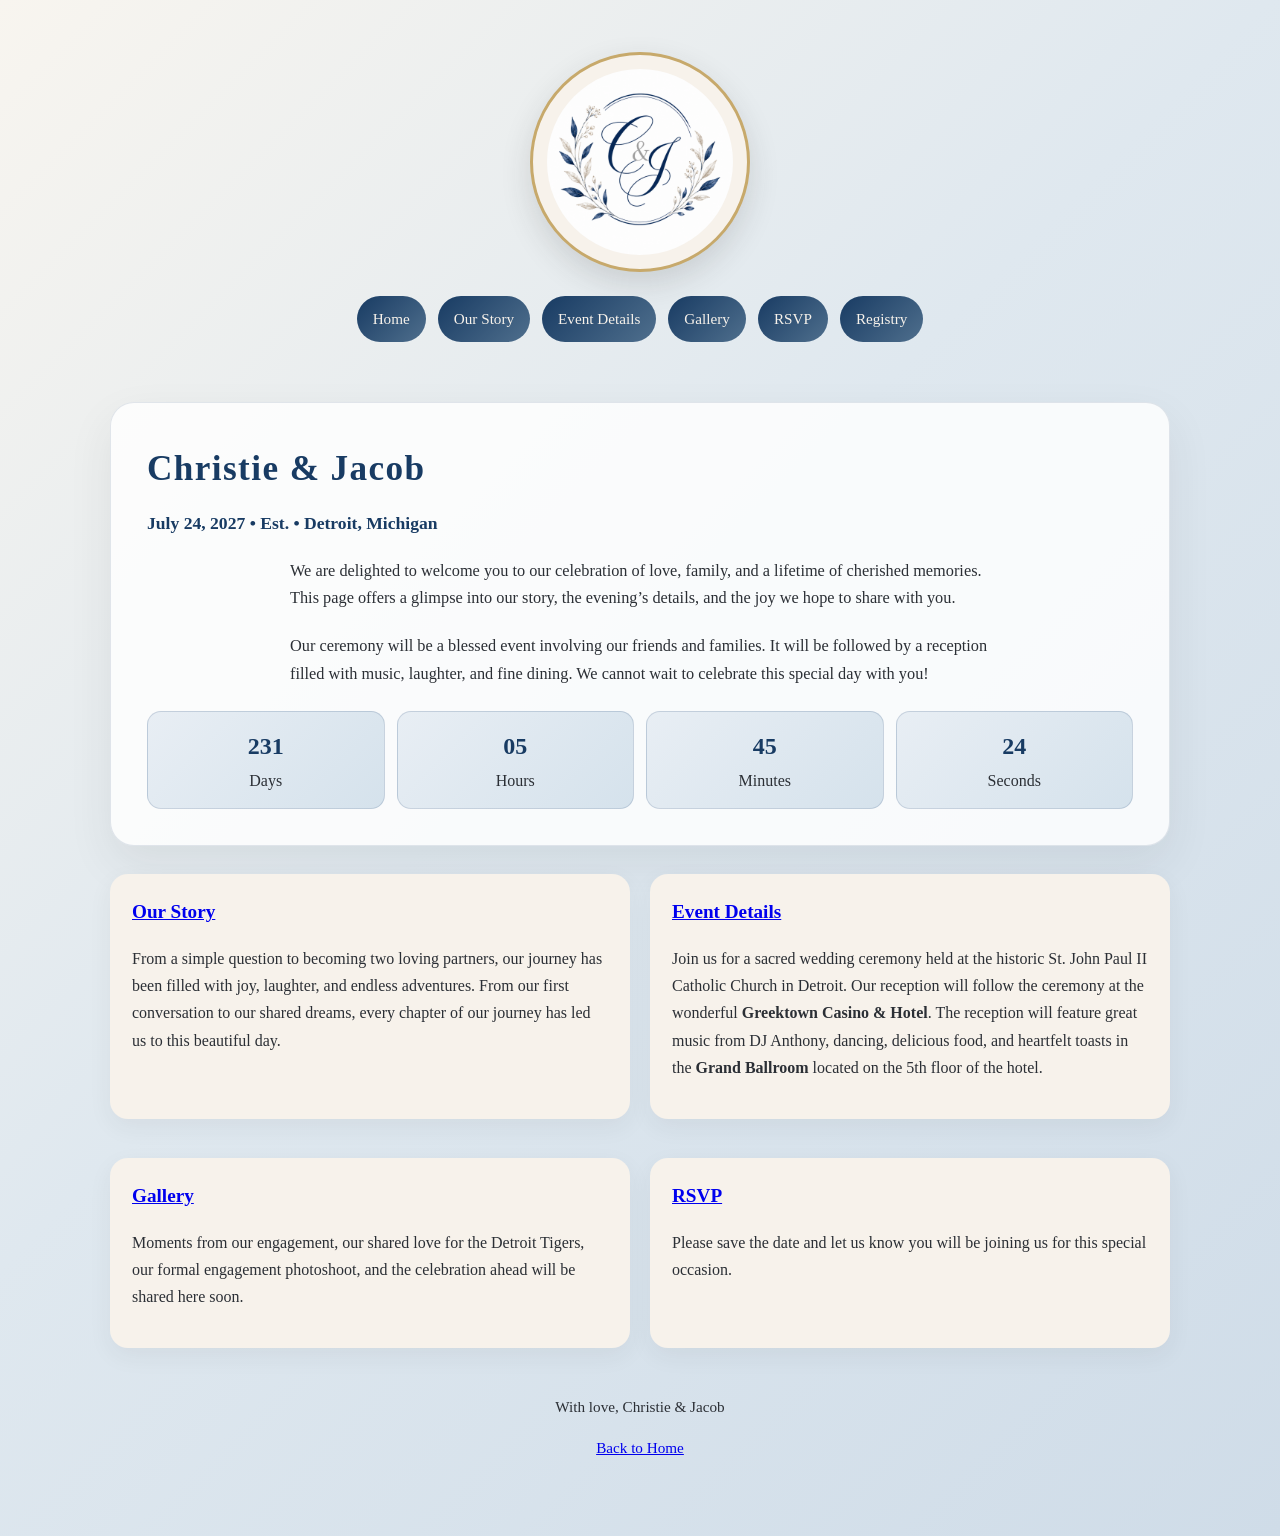
<file: index.html>
<!DOCTYPE html>
<html lang="en">
<head>
  <meta charset="UTF-8" />
  <meta name="viewport" content="width=device-width, initial-scale=1.0" />
  <meta http-equiv="refresh" content="0; url=Wedding/WeddingSite/homepage.html" />
  <title>Christie & Jacob</title>
</head>
<body>
  <p>If you are not redirected automatically, <a href="Wedding/WeddingSite/homepage.html">open the homepage</a>.</p>
</body>
</html>
</file>
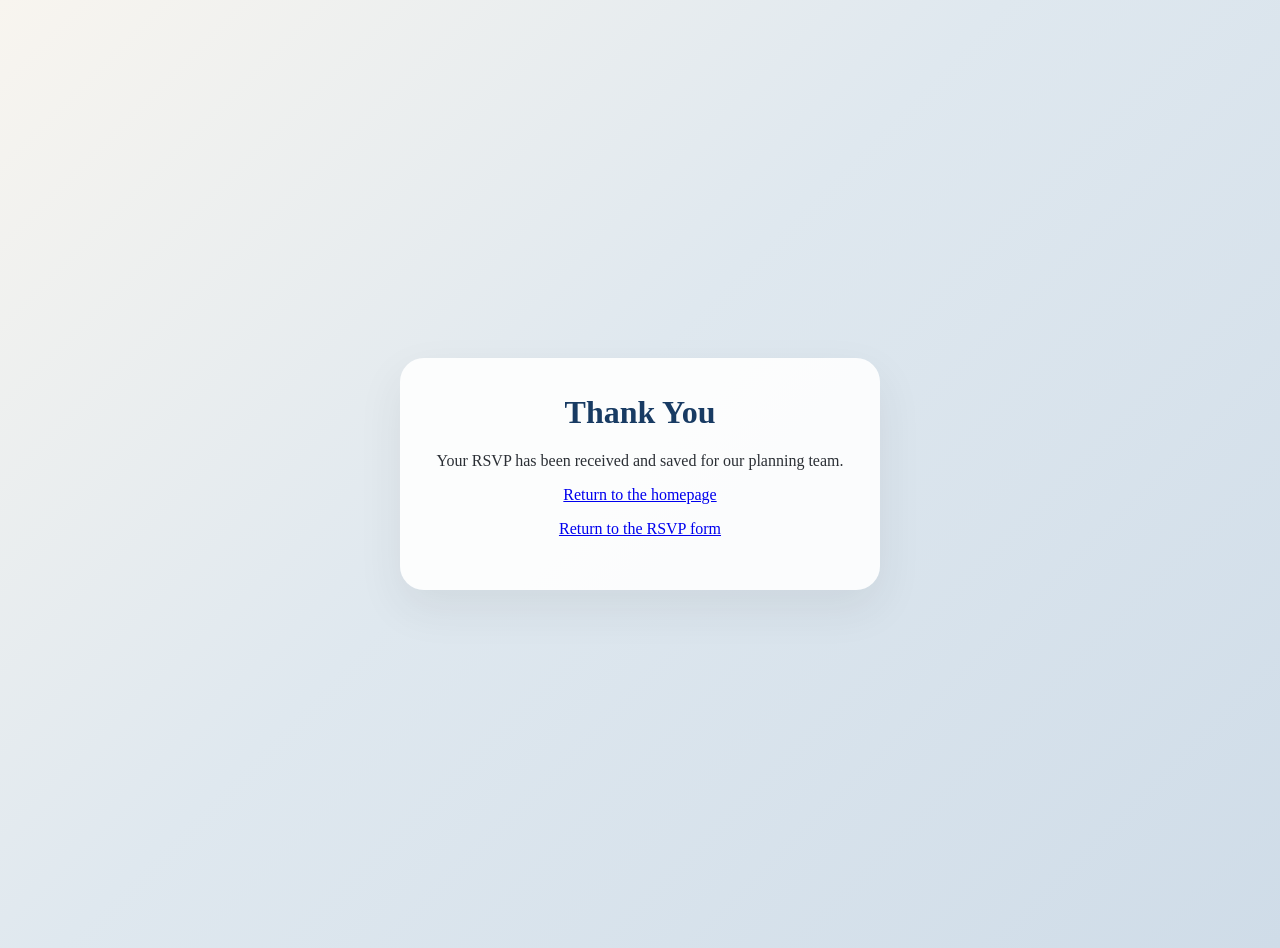
<file: rsvp-thank-you.html>
<!DOCTYPE html>
<html lang="en">
<head>
  <meta charset="UTF-8" />
  <meta name="viewport" content="width=device-width, initial-scale=1.0" />
  <title>Thank You | RSVP</title>
  <style>
    body {
      margin: 0;
      font-family: Georgia, serif;
      background: linear-gradient(135deg, #f8f5ef 0%, #dfe8ef 45%, #cfdce8 100%);
      color: #2b2f35;
      min-height: 100vh;
      display: grid;
      place-items: center;
      padding: 24px;
    }

    .card {
      background: rgba(255, 255, 255, 0.9);
      border-radius: 24px;
      padding: 36px;
      max-width: 640px;
      box-shadow: 0 18px 45px rgba(47, 47, 47, 0.08);
      text-align: center;
    }

    h1 {
      color: #183b63;
      margin-top: 0;
    }
  </style>
</head>
<body>
  <div class="card">
    <h1>Thank You</h1>
    <p>Your RSVP has been received and saved for our planning team.</p>
    <p><a href="homepage.html">Return to the homepage</a></p>
    <p><a href="rsvp.html">Return to the RSVP form</a></p>
  </div>
</body>
</html>
</file>
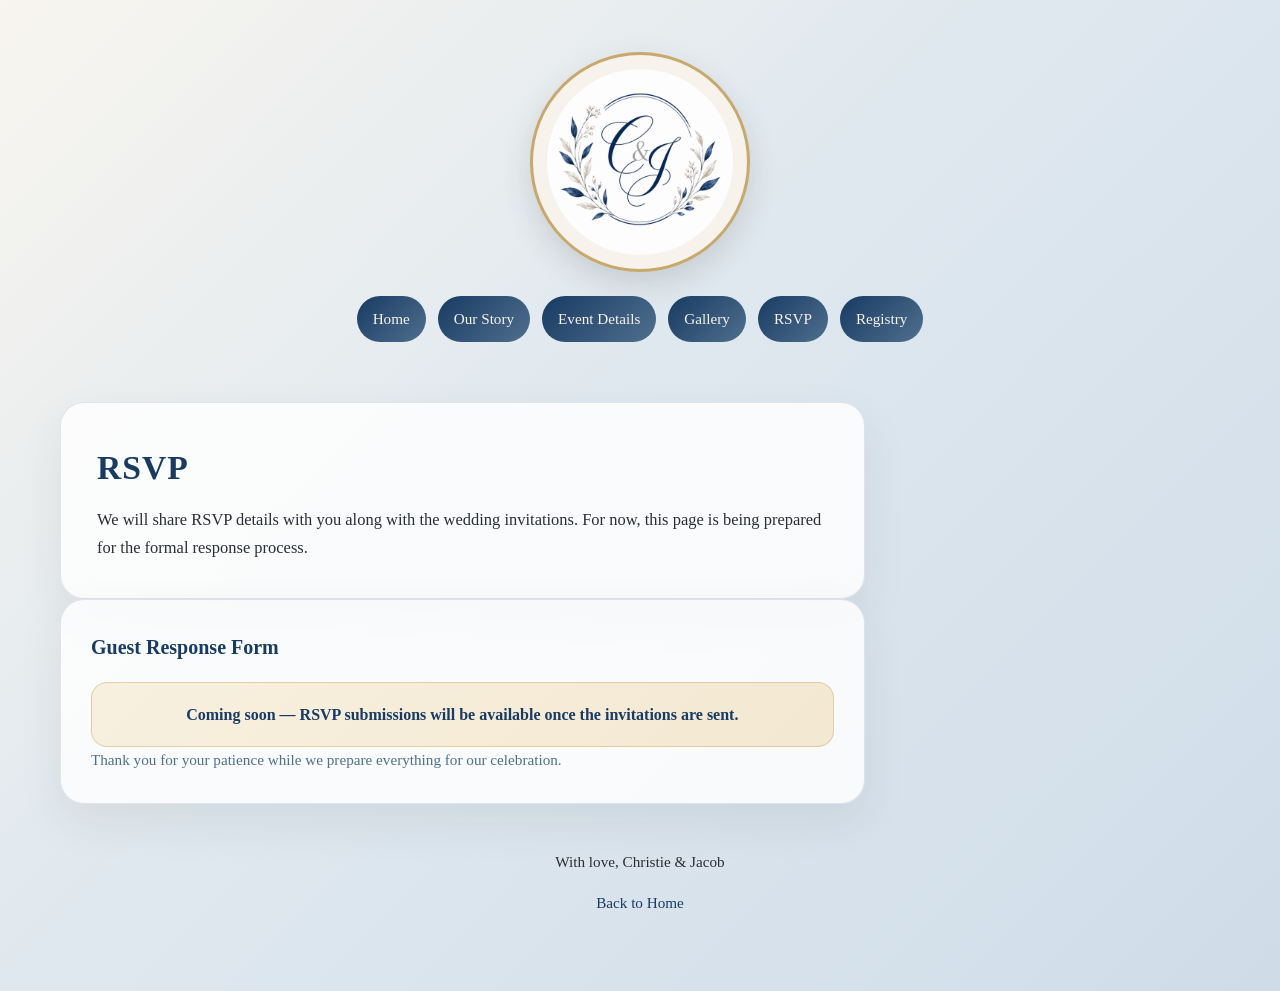
<file: Wedding/WeddingSite/rsvp.html>
<!DOCTYPE html>
<html lang="en">
<head>
  <meta charset="UTF-8" />
  <meta name="viewport" content="width=device-width, initial-scale=1.0" />
  <meta name="description" content="RSVP form for Christie and Jacob's wedding celebration, including attendance, lodging, and dietary information." />
  <title>RSVP | Our Wedding Celebration</title>
  <style>
    :root {
      --blue: #dfe8ef;
      --navy: #183b63;
      --steel: #4f6f8d;
      --gold: #c7a96b;
      --ink: #2b2f35;
      --cream: #f7f2eb;
    }

    * {
      box-sizing: border-box;
    }

    body {
      margin: 0;
      font-family: "Georgia", "Times New Roman", serif;
      color: var(--ink);
      background: linear-gradient(135deg, #f8f5ef 0%, var(--blue) 45%, #cfdce8 100%);
      line-height: 1.7;
    }

    a {
      color: var(--navy);
      text-decoration: none;
    }

    .page {
      max-width: 1200px;
      margin: 0 auto;
      padding: 32px 20px 60px;
    }

    header {
      text-align: center;
      padding: 20px 0 30px;
    }

    .emblem {
      width: 220px;
      height: 220px;
      margin: 0 auto 24px;
      border-radius: 50%;
      border: 3px solid var(--gold);
      background: var(--cream);
      display: flex;
      align-items: center;
      justify-content: center;
      padding: 14px;
      box-shadow: 0 12px 30px rgba(47, 47, 47, 0.15);
      overflow: hidden;
    }

    .emblem img {
      width: 100%;
      height: 100%;
      object-fit: cover;
      border-radius: 50%;
      display: block;
    }

    nav {
      display: flex;
      justify-content: center;
      flex-wrap: wrap;
      gap: 12px;
      margin-bottom: 30px;
    }

    nav a {
      color: var(--cream);
      background: linear-gradient(135deg, var(--navy), var(--steel));
      padding: 10px 16px;
      border-radius: 999px;
      font-size: 0.95rem;
      transition: transform 0.2s ease, background 0.2s ease;
    }

    nav a:hover,
    nav a:focus-visible {
      transform: translateY(-2px);
      background: linear-gradient(135deg, var(--gold), #d8be82);
      color: var(--ink);
      outline: none;
    }

    .layout {
      display: grid;
      gap: 24px;
      grid-template-columns: minmax(0, 1.7fr) minmax(280px, 0.7fr);
      align-items: start;
    }

    .hero,
    .form-card,
    .countdown-card {
      background: rgba(255, 255, 255, 0.82);
      border: 1px solid rgba(24, 59, 99, 0.12);
      border-radius: 24px;
      box-shadow: 0 18px 45px rgba(47, 47, 47, 0.08);
    }

    .hero {
      padding: 36px;
      margin-bottom: 0;
    }

    .hero h1 {
      margin: 0 0 10px;
      color: var(--navy);
      font-size: 2.1rem;
      letter-spacing: 0.03em;
    }

    .hero p {
      margin: 0;
      font-size: 1.03rem;
      max-width: 760px;
    }

    .form-card {
      padding: 30px;
    }

    .form-card h2 {
      margin-top: 0;
      color: var(--navy);
      font-size: 1.25rem;
    }

    form {
      display: flex;
      flex-direction: column;
      gap: 18px;
    }

    .form-grid {
      display: grid;
      gap: 16px;
      grid-template-columns: repeat(2, minmax(0, 1fr));
    }

    label,
    fieldset {
      display: flex;
      flex-direction: column;
      gap: 8px;
      font-size: 0.98rem;
    }

    legend {
      font-weight: 700;
      color: var(--navy);
      padding: 0;
    }

    .radio-row {
      display: flex;
      flex-wrap: wrap;
      gap: 16px;
      margin-top: 4px;
    }

    .radio-row label {
      flex-direction: row;
      align-items: center;
      gap: 8px;
      font-weight: 500;
    }

    input,
    textarea,
    button {
      font: inherit;
      border-radius: 12px;
      border: 1px solid rgba(24, 59, 99, 0.16);
      padding: 12px 14px;
      background: white;
      color: var(--ink);
    }

    textarea {
      min-height: 110px;
      resize: vertical;
    }

    button {
      background: linear-gradient(135deg, var(--navy), var(--steel));
      color: var(--cream);
      border: none;
      cursor: pointer;
      font-weight: 700;
      transition: transform 0.2s ease, background 0.2s ease;
    }

    button:hover,
    button:focus-visible {
      transform: translateY(-2px);
      background: linear-gradient(135deg, var(--gold), #d8be82);
      color: var(--ink);
      outline: none;
    }

    .helper-text {
      margin: 0;
      color: var(--steel);
      font-size: 0.95rem;
    }

    .coming-soon {
      margin-top: 18px;
      padding: 18px 20px;
      border: 1px solid rgba(199, 169, 107, 0.45);
      border-radius: 16px;
      background: linear-gradient(135deg, #f8f0df, #f3e8d1);
      color: var(--navy);
      font-weight: 600;
      text-align: center;
    }

    .countdown-card {
      padding: 24px;
      position: sticky;
      top: 20px;
    }

    .countdown-card h2 {
      margin: 0 0 6px;
      color: var(--navy);
      font-size: 1.2rem;
    }

    .countdown-label {
      margin: 0 0 8px;
      text-transform: uppercase;
      letter-spacing: 0.16em;
      color: var(--steel);
      font-size: 0.8rem;
    }

    .countdown {
      display: grid;
      gap: 12px;
      grid-template-columns: repeat(2, minmax(0, 1fr));
      margin-top: 16px;
    }

    .countdown div {
      background: linear-gradient(135deg, #e8eef4, #d5e2ec);
      border-radius: 14px;
      padding: 12px 8px;
      text-align: center;
      border: 1px solid rgba(24, 59, 99, 0.15);
    }

    .countdown strong {
      display: block;
      font-size: 1.4rem;
      color: var(--navy);
    }

    footer {
      text-align: center;
      padding-top: 30px;
      color: var(--ink);
      font-size: 0.95rem;
    }

    @media (max-width: 900px) {
      .layout {
        grid-template-columns: 1fr;
      }

      .countdown-card {
        position: static;
      }
    }

    @media (max-width: 640px) {
      .form-grid {
        grid-template-columns: 1fr;
      }

      .hero,
      .form-card,
      .countdown-card {
        padding: 24px;
      }

      .emblem {
        width: 180px;
        height: 180px;
      }
    }
  </style>
</head>
<body>
  <div class="page">
    <header>
      <div class="emblem" aria-label="Wedding emblem">
        <img src="../images/wedding-emblem-color.png" alt="Wedding emblem" />
      </div>
      <nav aria-label="Main navigation">
        <a href="homepage.html">Home</a>
        <a href="about-us.html">Our Story</a>
        <a href="event-details.html">Event Details</a>
        <a href="gallery.html">Gallery</a>
        <a href="rsvp.html">RSVP</a>
        <a href="registry.html">Registry</a>
      </nav>
    </header>

    <main class="layout">
      <div>
        <section class="hero" aria-labelledby="rsvp-title">
          <h1 id="rsvp-title">RSVP</h1>
          <p>We will share RSVP details with you along with the wedding invitations. For now, this page is being prepared for the formal response process.</p>
        </section>

        <section class="form-card" aria-labelledby="form-title">
          <h2 id="form-title">Guest Response Form</h2>
          <div class="coming-soon">Coming soon — RSVP submissions will be available once the invitations are sent.</div>
          <p class="helper-text">Thank you for your patience while we prepare everything for our celebration.</p>
        </section>
      </div>


    </main>

    <footer>
      <p>With love, Christie &amp; Jacob</p>
      <p><a href="homepage.html">Back to Home</a></p>
    </footer>
  </div>

  <script>
    const deadline = new Date('2027-06-15T23:59:59-04:00');
    const daysEl = document.getElementById('days');
    const hoursEl = document.getElementById('hours');
    const minutesEl = document.getElementById('minutes');
    const secondsEl = document.getElementById('seconds');
    const detailsSection = document.getElementById('detailsSection');
    const lodgingDetails = document.getElementById('lodgingDetails');

    function updateCountdown() {
      const now = new Date();
      const difference = deadline - now;

      if (difference <= 0) {
        daysEl.textContent = '00';
        hoursEl.textContent = '00';
        minutesEl.textContent = '00';
        secondsEl.textContent = '00';
        return;
      }

      const days = Math.floor(difference / (1000 * 60 * 60 * 24));
      const hours = Math.floor((difference / (1000 * 60 * 60)) % 24);
      const minutes = Math.floor((difference / (1000 * 60)) % 60);
      const seconds = Math.floor((difference / 1000) % 60);

      daysEl.textContent = String(days).padStart(2, '0');
      hoursEl.textContent = String(hours).padStart(2, '0');
      minutesEl.textContent = String(minutes).padStart(2, '0');
      secondsEl.textContent = String(seconds).padStart(2, '0');
    }

    function toggleAdditionalDetails() {
      const attendingValue = document.querySelector('input[name="attending"]:checked')?.value;
      const isAttending = attendingValue === 'Yes';
      detailsSection.style.display = isAttending ? 'flex' : 'none';
      detailsSection.style.flexDirection = 'column';
      detailsSection.style.gap = '18px';
    }

    function toggleLodgingDetails() {
      const lodgingValue = document.querySelector('input[name="lodging_needed"]:checked')?.value;
      lodgingDetails.style.display = lodgingValue === 'Yes' ? 'block' : 'none';
    }

    document.querySelectorAll('input[name="attending"]').forEach((radio) => {
      radio.addEventListener('change', toggleAdditionalDetails);
    });

    document.querySelectorAll('input[name="lodging_needed"]').forEach((radio) => {
      radio.addEventListener('change', toggleLodgingDetails);
    });

    toggleAdditionalDetails();
    toggleLodgingDetails();
    updateCountdown();
    setInterval(updateCountdown, 1000);
  </script>
</body>
</html>
</file>
